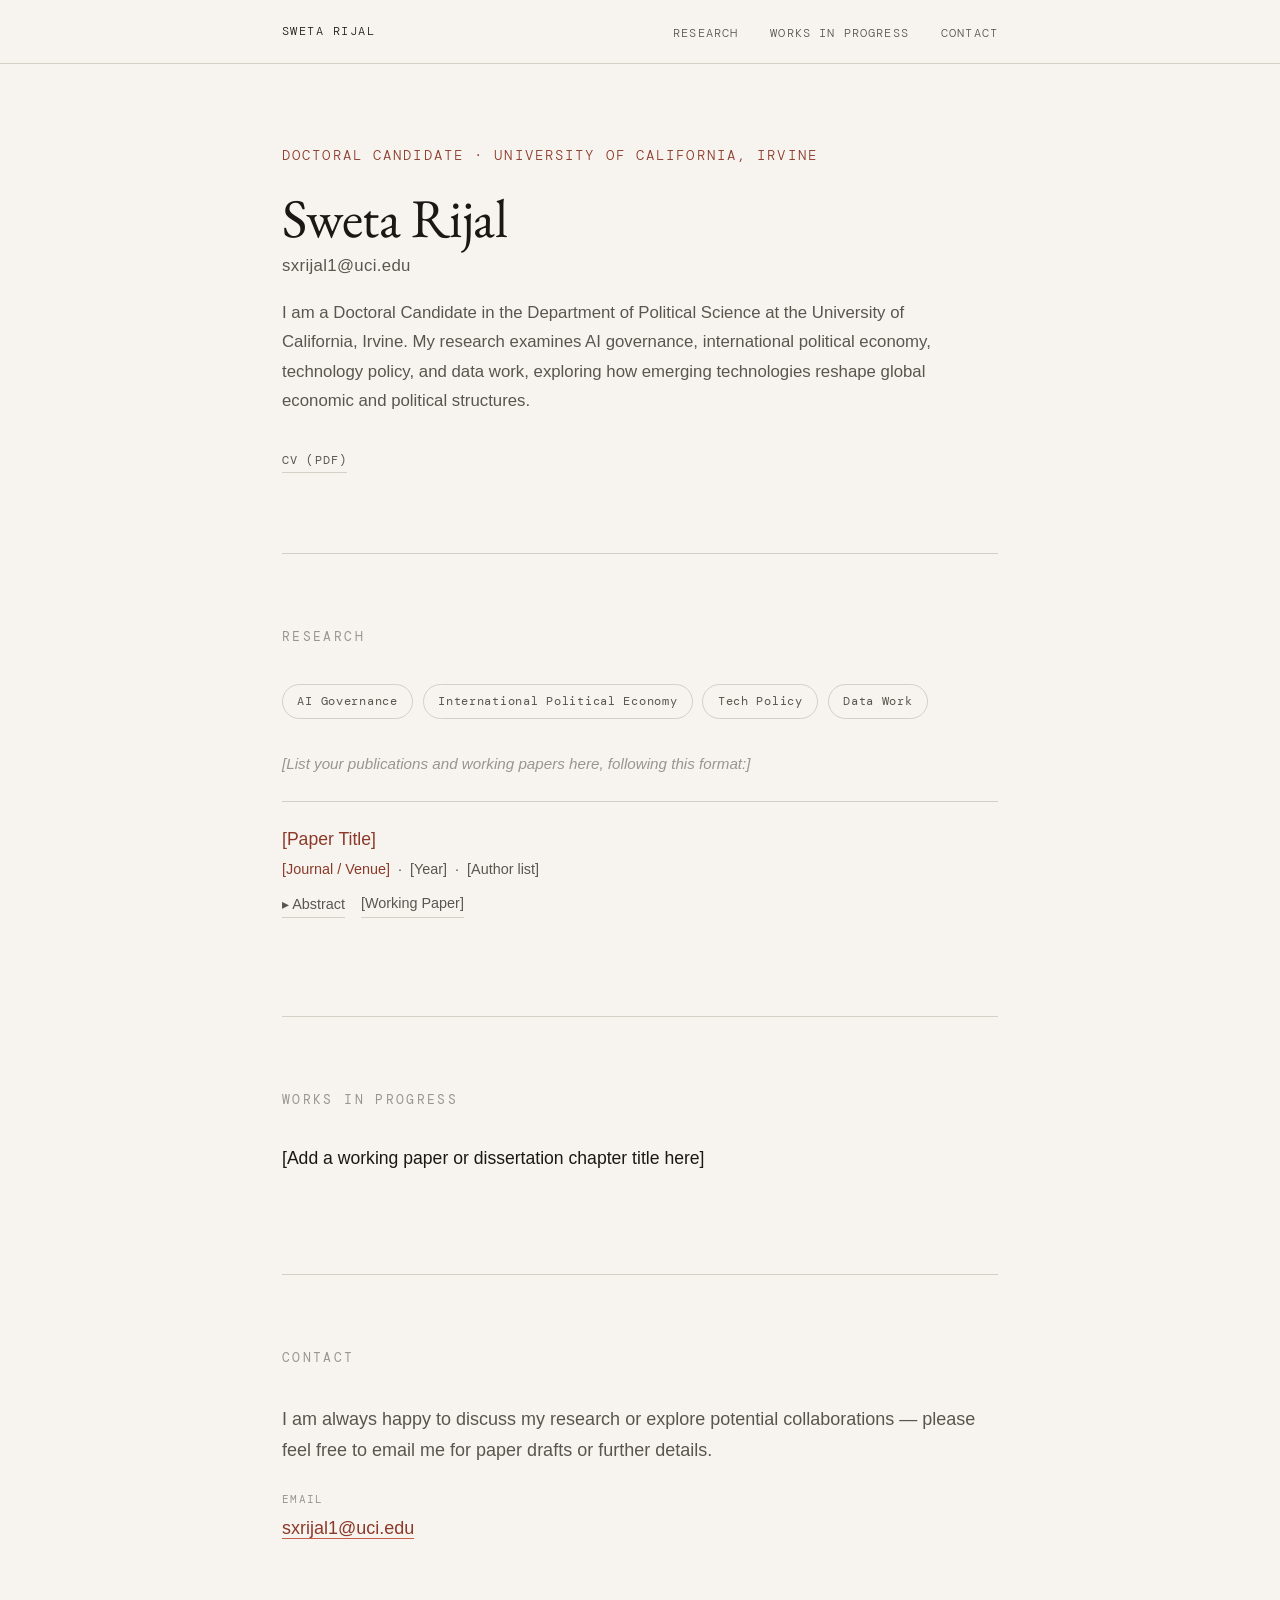
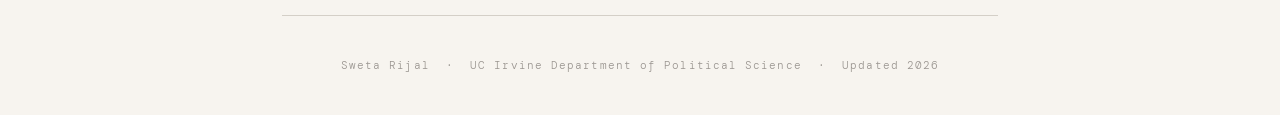
<file: index.html>
<!DOCTYPE html>
<html lang="en">
<head>
  <meta charset="utf-8">
  <meta name="viewport" content="width=device-width, initial-scale=1">
  <title>Sweta Rijal | Political Science PhD Candidate, UC Irvine</title>
  <meta name="description" content="Sweta Rijal is a Doctoral Candidate in Political Science at UC Irvine, researching AI governance, international political economy, tech policy, and data work.">
  <link href="https://fonts.googleapis.com/css2?family=EB+Garamond:wght@400;500&family=DM+Mono:wght@300;400&display=swap" rel="stylesheet">
  <link rel="stylesheet" href="style.css">
</head>
<body>

  <nav>
    <div class="page">
      <a class="nav-name" href="#top">Sweta Rijal</a>
      <ul class="nav-links">
        <li><a href="#research">Research</a></li>
        <li><a href="#projects">Works in Progress</a></li>
        <li><a href="#contact">Contact</a></li>
      </ul>
    </div>
  </nav>

  <div class="page">
    <header id="top">
      <p class="eyebrow">Doctoral Candidate &middot; University of California, Irvine</p>
      <h1>Sweta Rijal<span class="hero-email">sxrijal1@uci.edu</span></h1>
      <p class="hero-desc">
        I am a Doctoral Candidate in the Department of Political Science at the
        University of California, Irvine. My research examines AI governance,
        international political economy, technology policy, and data work,
        exploring how emerging technologies reshape global economic and
        political structures.
      </p>
      <div class="hero-links">
        <a href="cv/sweta-rijal-cv.pdf" target="_blank">CV (PDF)</a>
      </div>
    </header>
  </div>

  <div class="page">
    <section id="research">
      <h2>Research</h2>

      <div class="interests">
        <span class="interest-tag">AI Governance</span>
        <span class="interest-tag">International Political Economy</span>
        <span class="interest-tag">Tech Policy</span>
        <span class="interest-tag">Data Work</span>
      </div>

      <p class="placeholder-note">
        [List your publications and working papers here, following this format:]
      </p>

      <div class="paper" style="margin-top: 1.5rem;">
        <div class="paper-title"><a href="#" target="_blank">[Paper Title]</a></div>
        <div class="paper-meta">
          <span class="venue">[Journal / Venue]</span> &nbsp;&middot;&nbsp; [Year] &nbsp;&middot;&nbsp; [Author list]
        </div>
        <div class="paper-links">
          <button class="abstract-toggle">&#9656; Abstract</button>
          <a href="#" target="_blank">[Working Paper]</a>
        </div>
        <div class="abstract-panel">[Paste your abstract here.]</div>
      </div>
    </section>
  </div>

  <div class="page">
    <section id="projects">
      <h2>Works in Progress</h2>

      <div class="paper">
        <div class="paper-title">[Add a working paper or dissertation chapter title here]</div>
      </div>
    </section>
  </div>

  <div class="page">
    <section id="contact">
      <h2>Contact</h2>
      <div class="contact-block">
        <p>I am always happy to discuss my research or explore potential collaborations &mdash; please feel free to email me for paper drafts or further details.</p>
        <div style="margin-top: 1.5rem;">
          <div class="contact-item-label">Email</div>
          <a href="mailto:sxrijal1@uci.edu">sxrijal1@uci.edu</a>
        </div>
      </div>
    </section>
  </div>

  <footer>
    <div class="page">
      <p>Sweta Rijal &nbsp;&middot;&nbsp; UC Irvine Department of Political Science &nbsp;&middot;&nbsp; Updated 2026</p>
    </div>
  </footer>

  <script>
    const sections = document.querySelectorAll('section');
    const observer = new IntersectionObserver(entries => {
      entries.forEach(e => { if (e.isIntersecting) e.target.classList.add('visible'); });
    }, { threshold: 0.08 });
    sections.forEach(s => observer.observe(s));
  </script>

  <script>
    document.querySelectorAll('.abstract-toggle').forEach(function(btn) {
      btn.addEventListener('click', function() {
        var panel = this.closest('.paper').querySelector('.abstract-panel');
        var expanded = panel.classList.toggle('show');
        this.textContent = expanded ? '▾ Abstract' : '▸ Abstract';
      });
    });
  </script>

</body>
</html>
</file>
<file: style.css>
*, *::before, *::after { box-sizing: border-box; margin: 0; padding: 0; }

:root {
  --ink: #1a1814;
  --ink-light: #5a564f;
  --ink-faint: #9a9590;
  --paper: #f7f4ef;
  --rule: #d4cfc7;
  --accent: #8b3a2a;
  --accent-light: #c4614d;
}

html { scroll-behavior: smooth; }

body {
  font-family: 'Helvetica Neue', Helvetica, Arial, sans-serif;
  background: var(--paper);
  color: var(--ink);
  font-size: 18px;
  line-height: 1.7;
}

.page {
  max-width: 780px;
  margin: 0 auto;
  padding: 0 2rem;
}

/* Nav */
nav {
  position: fixed;
  top: 0; left: 0; right: 0;
  z-index: 100;
  background: var(--paper);
  border-bottom: 1px solid var(--rule);
}
nav .page {
  display: flex;
  justify-content: space-between;
  align-items: center;
  padding-top: 1rem;
  padding-bottom: 1rem;
}
.nav-name {
  font-family: 'DM Mono', monospace;
  font-size: 0.78rem;
  font-weight: 300;
  letter-spacing: 0.12em;
  text-transform: uppercase;
  color: var(--ink);
  text-decoration: none;
}
.nav-links { display: flex; gap: 2rem; list-style: none; }
.nav-links a {
  font-family: 'DM Mono', monospace;
  font-size: 0.72rem;
  font-weight: 300;
  letter-spacing: 0.1em;
  text-transform: uppercase;
  color: var(--ink-light);
  text-decoration: none;
  transition: color 0.2s;
}
.nav-links a:hover { color: var(--accent); }

/* Hero */
header {
  padding: 9rem 0 5rem;
  border-bottom: 1px solid var(--rule);
}
.eyebrow {
  font-family: 'DM Mono', monospace;
  font-size: 0.88rem;
  font-weight: 300;
  letter-spacing: 0.15em;
  text-transform: uppercase;
  color: var(--accent);
  margin-bottom: 1.2rem;
  opacity: 0;
  animation: fadeUp 0.7s 0.1s forwards;
}
h1 {
  font-family: 'EB Garamond', Georgia, serif;
  font-size: clamp(2.4rem, 5vw, 3.4rem);
  font-weight: 400;
  line-height: 1.15;
  letter-spacing: -0.01em;
  margin-bottom: 1.4rem;
  opacity: 0;
  animation: fadeUp 0.7s 0.2s forwards;
}
.hero-email {
  display: block;
  font-family: 'Helvetica Neue', Helvetica, Arial, sans-serif;
  font-size: 1.05rem;
  font-weight: 400;
  letter-spacing: 0.02em;
  color: var(--ink-light);
  margin-top: 0.4rem;
}
.hero-desc {
  font-size: 1.05rem;
  color: var(--ink-light);
  max-width: 660px;
  line-height: 1.75;
  margin-bottom: 1.2rem;
  opacity: 0;
  animation: fadeUp 0.7s 0.35s forwards;
}
.hero-links {
  margin-top: 2.2rem;
  display: flex;
  gap: 1.2rem;
  flex-wrap: wrap;
  opacity: 0;
  animation: fadeUp 0.7s 0.45s forwards;
}
.hero-links a {
  font-family: 'DM Mono', monospace;
  font-size: 0.72rem;
  letter-spacing: 0.1em;
  text-transform: uppercase;
  color: var(--ink-light);
  text-decoration: none;
  border-bottom: 1px solid var(--rule);
  padding-bottom: 2px;
  transition: color 0.2s, border-color 0.2s;
}
.hero-links a:hover { color: var(--accent); border-color: var(--accent-light); }

/* Sections */
section {
  padding: 4.5rem 0;
  border-bottom: 1px solid var(--rule);
  opacity: 0;
  transform: translateY(18px);
  transition: opacity 0.6s ease, transform 0.6s ease;
}
section.visible { opacity: 1; transform: none; }

h2 {
  font-family: 'DM Mono', monospace;
  font-size: 0.82rem;
  font-weight: 400;
  letter-spacing: 0.18em;
  text-transform: uppercase;
  color: var(--ink-faint);
  margin-bottom: 2.2rem;
}

/* Research interests */
.interests {
  display: flex;
  flex-wrap: wrap;
  gap: 0.6rem;
  margin-bottom: 2rem;
}
.interest-tag {
  font-family: 'DM Mono', monospace;
  font-size: 0.75rem;
  letter-spacing: 0.06em;
  color: var(--ink-light);
  border: 1px solid var(--rule);
  border-radius: 999px;
  padding: 0.4rem 0.9rem;
}

.placeholder-note {
  color: var(--ink-faint);
  font-style: italic;
  font-size: 0.95rem;
}

/* Papers / projects */
.paper { padding: 1.6rem 0; border-top: 1px solid var(--rule); }
.paper:first-of-type { border-top: none; padding-top: 0; }
.paper-title { font-size: 1.1rem; font-weight: 500; line-height: 1.4; margin-bottom: 0.35rem; }
.paper-title a { color: var(--accent); text-decoration: none; }
.paper-title a:hover { color: var(--accent-light); }
.paper-meta {
  font-size: 0.9rem;
  color: var(--ink-light);
  margin-bottom: 0.5rem;
}
.paper-meta .venue { color: var(--accent); }
.abstract-toggle {
  background: none; border: none; padding: 0; padding-bottom: 1px;
  font-size: 0.9rem; font-family: inherit; color: var(--ink-light);
  cursor: pointer; border-bottom: 1px solid var(--rule);
  transition: color 0.2s, border-color 0.2s;
}
.abstract-toggle:hover { color: var(--accent); border-color: var(--accent-light); }
.abstract-panel { display: none; font-size: 1rem; color: var(--ink-light); line-height: 1.7; margin-top: 0.75rem; }
.abstract-panel.show { display: block; }
.paper-links { margin-top: 0.6rem; display: flex; gap: 1rem; }
.paper-links a {
  font-size: 0.9rem;
  color: var(--ink-light);
  text-decoration: none;
  border-bottom: 1px solid var(--rule);
  padding-bottom: 1px;
  transition: color 0.2s, border-color 0.2s;
}
.paper-links a:hover { color: var(--accent); border-color: var(--accent-light); }

/* Contact */
.contact-block { color: var(--ink-light); }
.contact-block a { color: var(--accent); text-decoration: none; border-bottom: 1px solid var(--accent-light); }
.contact-block a:hover { color: var(--accent-light); }
.contact-grid { display: grid; grid-template-columns: 1fr 1fr; gap: 2rem; margin-top: 1.5rem; }
.contact-item-label {
  font-family: 'DM Mono', monospace;
  font-size: 0.68rem;
  letter-spacing: 0.12em;
  text-transform: uppercase;
  color: var(--ink-faint);
  margin-bottom: 0.3rem;
}

/* Footer */
footer { padding: 2.5rem 0; text-align: center; }
footer p {
  font-family: 'DM Mono', monospace;
  font-size: 0.68rem;
  font-weight: 300;
  letter-spacing: 0.1em;
  color: var(--ink-faint);
}

@keyframes fadeUp {
  from { opacity: 0; transform: translateY(14px); }
  to   { opacity: 1; transform: none; }
}

@media (max-width: 600px) {
  .nav-links { gap: 1.2rem; }
  .contact-grid { grid-template-columns: 1fr; gap: 1.2rem; }
}
</file>
